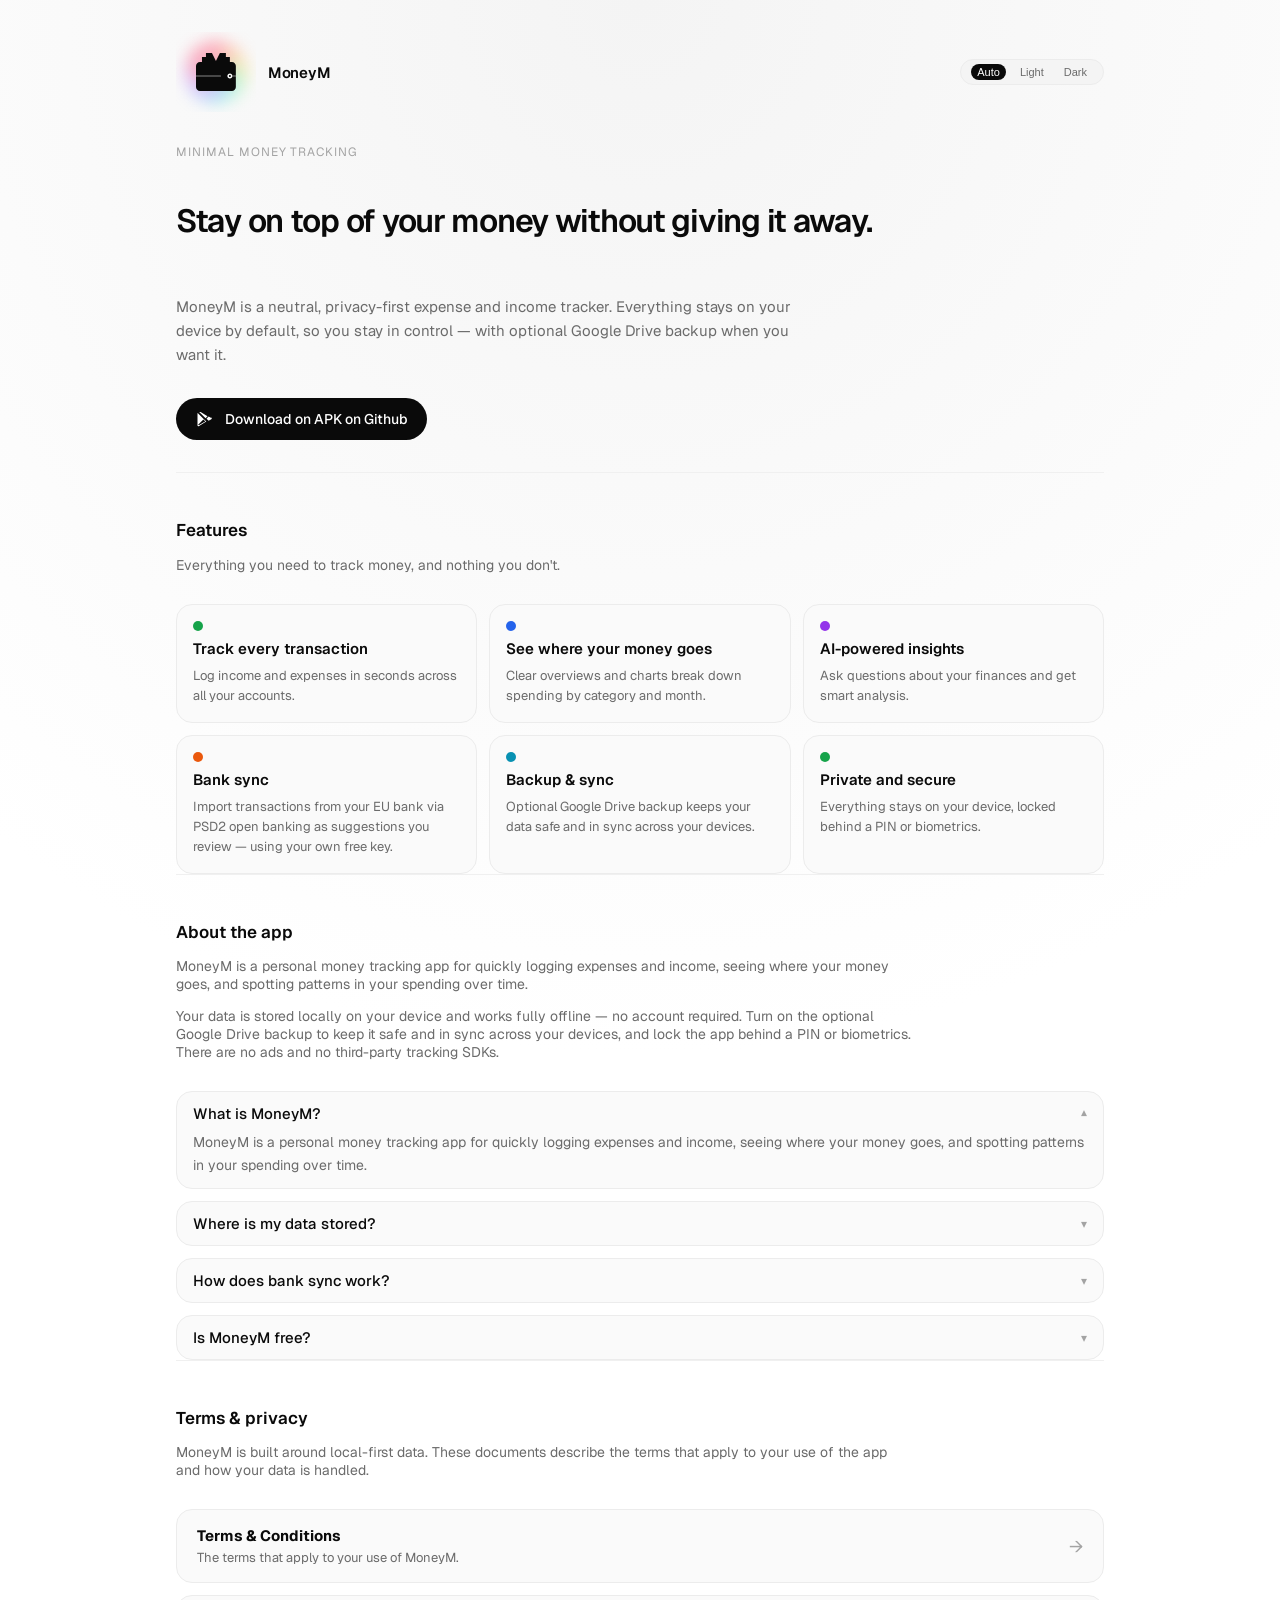
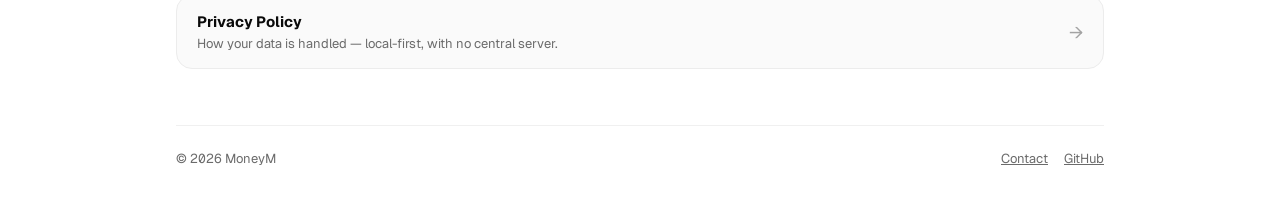
<file: index.html>
<!DOCTYPE html>
<html lang="en" class="mm-root">
  <head>
    <meta charset="UTF-8" />
    <meta name="viewport" content="width=device-width, initial-scale=1.0" />
    <title>MoneyM – Minimal money tracking</title>
    <meta name="description" content="MoneyM is a neutral, minimal expense and income tracker that keeps your data on your device." />
    <link rel="stylesheet" href="style.css" />
  </head>
  <body>
    <div class="mm-theme mm-light app-shell">
      <div class="app-shell-inner">
        <header class="app-header">
          <div class="brand">
            <img src="assets/logo-light.svg" alt="MoneyM logo" class="brand-logo brand-logo--light"/>
            <img src="assets/logo-dark.svg" alt="MoneyM logo" class="brand-logo brand-logo--dark"/>
            <span class="brand-name">MoneyM</span>
          </div>
          <div class="header-right">
            <div class="theme-toggle" aria-label="Theme" role="group">
              <button type="button" data-theme-auto aria-pressed="true">Auto</button>
              <button type="button" data-theme-light aria-pressed="false">Light</button>
              <button type="button" data-theme-dark aria-pressed="false">Dark</button>
            </div>
          </div>
        </header>

        <main>
          <section class="hero-section" aria-labelledby="hero-title">
            <div class="hero">
              <div class="hero-kicker">Minimal money tracking</div>
              <h1 id="hero-title" class="hero-title">Stay on top of your money without giving it away.</h1>
              <p class="hero-body">
                MoneyM is a neutral, privacy-first expense and income tracker. Everything stays on your device by default, so you stay in control — with optional Google Drive backup when you want it.
              </p>
              <div class="hero-actions">
                <!-- <a class="btn btn-primary" href="https://play.google.com/store/apps/details?id=com.placeholder.moneym" target="_blank" rel="noopener noreferrer">
                  <svg class="store-icon" viewBox="0 0 24 24" aria-hidden="true" focusable="false">
                    <path fill="currentColor" d="M3 4.27v15.46c0 .74.8 1.2 1.44.82l9.16-5.49-3.21-3.21-7.16-7.16c-.13.18-.23.4-.23.58zM5.03 3.45l7.62 7.62 2.39-2.39-8.3-4.97c-.6-.36-1.34-.13-1.71.26zM19.55 10.88l-3.16-1.89-2.61 2.61 2.61 2.61 3.16-1.89c.86-.51.86-1.73 0-2.44zm-9.51 5.2l-4.99 3c-.52.31-1.02.12-1.31-.21l6.3-6.3 2.39 2.39-2.39 1.12z" />
                  </svg>
                  <span>Download on Google Play</span>
                </a> -->
                <a class="btn btn-primary" href="https://github.com/Davidvster/moneym/releases" target="_blank" rel="noopener noreferrer">
                  <svg class="store-icon" viewBox="0 0 24 24" aria-hidden="true" focusable="false">
                    <path fill="currentColor" d="M3 4.27v15.46c0 .74.8 1.2 1.44.82l9.16-5.49-3.21-3.21-7.16-7.16c-.13.18-.23.4-.23.58zM5.03 3.45l7.62 7.62 2.39-2.39-8.3-4.97c-.6-.36-1.34-.13-1.71.26zM19.55 10.88l-3.16-1.89-2.61 2.61 2.61 2.61 3.16-1.89c.86-.51.86-1.73 0-2.44zm-9.51 5.2l-4.99 3c-.52.31-1.02.12-1.31-.21l6.3-6.3 2.39 2.39-2.39 1.12z" />
                  </svg>
                  <span>Download on APK on Github</span>
                </a>

                <!--
                <a class="btn btn-secondary" href="#" aria-disabled="true">
                  <svg class="store-icon" viewBox="0 0 24 24" aria-hidden="true" focusable="false">
                    <path fill="currentColor" d="M16.36 1.64a4.16 4.16 0 0 1-2.96 1.44 4.02 4.02 0 0 1-.06-.73A4.08 4.08 0 0 1 17.42 0a3.8 3.8 0 0 1-1.06 2.64zM12.1 5.5c1.14 0 2.7-.78 4-.78 1.48 0 2.08.72 2.08.72s-1.14.66-1.14 2.3c0 1.84 1.4 2.48 1.4 2.48s-1.1 3.1-2.6 3.1c-.68 0-1.2-.46-2.02-.46-.84 0-1.46.48-2.02.48-1.5 0-2.96-3-2.96-4.82 0-1.76 1.08-2.68 2.1-2.68.96 0 1.68.66 2.26.66.54 0 1.46-.7 2.4-.7z" />
                  </svg>
                  <span class="label">Download on the App Store</span>
                </a>
                -->
              </div>
            </div>
          </section>

          <section class="section" id="features" aria-labelledby="features-title">
            <div>
              <h2 id="features-title" class="section-title">Features</h2>
              <p class="section-body">
                Everything you need to track money, and nothing you don't.
              </p>
            </div>
            <div class="features-grid">
              <article class="feature-card">
                <span class="feature-dot" style="--dot: #16A34A" aria-hidden="true"></span>
                <h3 class="feature-title">Track every transaction</h3>
                <p class="feature-desc">Log income and expenses in seconds across all your accounts.</p>
              </article>
              <article class="feature-card">
                <span class="feature-dot" style="--dot: #2563EB" aria-hidden="true"></span>
                <h3 class="feature-title">See where your money goes</h3>
                <p class="feature-desc">Clear overviews and charts break down spending by category and month.</p>
              </article>
              <article class="feature-card">
                <span class="feature-dot" style="--dot: #9333EA" aria-hidden="true"></span>
                <h3 class="feature-title">AI-powered insights</h3>
                <p class="feature-desc">Ask questions about your finances and get smart analysis.</p>
              </article>
              <article class="feature-card">
                <span class="feature-dot" style="--dot: #EA580C" aria-hidden="true"></span>
                <h3 class="feature-title">Bank sync</h3>
                <p class="feature-desc">Import transactions from your EU bank via PSD2 open banking as suggestions you review — using your own free key.</p>
              </article>
              <article class="feature-card">
                <span class="feature-dot" style="--dot: #0891B2" aria-hidden="true"></span>
                <h3 class="feature-title">Backup &amp; sync</h3>
                <p class="feature-desc">Optional Google Drive backup keeps your data safe and in sync across your devices.</p>
              </article>
              <article class="feature-card">
                <span class="feature-dot" style="--dot: #16A34A" aria-hidden="true"></span>
                <h3 class="feature-title">Private and secure</h3>
                <p class="feature-desc">Everything stays on your device, locked behind a PIN or biometrics.</p>
              </article>
            </div>
          </section>

          <section class="section" id="about" aria-labelledby="about-title">
            <div>
              <h2 id="about-title" class="section-title">About the app</h2>
              <p class="section-body">
                MoneyM is a personal money tracking app for quickly logging expenses and income, seeing where your money goes, and spotting patterns in your spending over time.
              </p>
              <p class="section-body">
                Your data is stored locally on your device and works fully offline — no account required. Turn on the optional Google Drive backup to keep it safe and in sync across your devices, and lock the app behind a PIN or biometrics. There are no ads and no third-party tracking SDKs.
              </p>
            </div>
            <div class="faq-list">
              <details class="faq-item" open>
                <summary class="faq-summary">
                  <span class="faq-question">What is MoneyM?</span>
                  <span class="faq-chevron" aria-hidden="true">▾</span>
                </summary>
                <div class="faq-answer">
                  MoneyM is a personal money tracking app for quickly logging expenses and income, seeing where your money goes, and spotting patterns in your spending over time.
                </div>
              </details>
              <details class="faq-item">
                <summary class="faq-summary">
                  <span class="faq-question">Where is my data stored?</span>
                  <span class="faq-chevron" aria-hidden="true">▾</span>
                </summary>
                <div class="faq-answer">
                  By default, all your data lives locally on your device and the app works offline. If you enable the optional backup, backup files are kept in a private app folder in your own Google Drive so you can restore or sync across devices — and you can protect them with a password so they are encrypted. There is no central MoneyM server holding your data.
                </div>
              </details>
              <details class="faq-item">
                <summary class="faq-summary">
                  <span class="faq-question">How does bank sync work?</span>
                  <span class="faq-chevron" aria-hidden="true">▾</span>
                </summary>
                <div class="faq-answer">
                  Bank sync is optional and uses PSD2 open banking through Enable Banking with your own free key. Imported transactions travel directly between your device and your bank and appear as suggestions you review before they are added — nothing is routed through a MoneyM server.
                </div>
              </details>
              <details class="faq-item">
                <summary class="faq-summary">
                  <span class="faq-question">Is MoneyM free?</span>
                  <span class="faq-chevron" aria-hidden="true">▾</span>
                </summary>
                <div class="faq-answer">
                  Yes — MoneyM is free to use, with no ads and no third-party tracking SDKs.
                </div>
              </details>
            </div>
          </section>

          <section class="section" id="legal" aria-labelledby="legal-title">
            <div>
              <h2 id="legal-title" class="section-title">Terms &amp; privacy</h2>
              <p class="section-body">
                MoneyM is built around local-first data. These documents describe the terms that apply to your use of the app and how your data is handled.
              </p>
            </div>

            <div class="legal-stack">
              <a class="legal-link-card" href="terms.html">
                <div>
                  <h3>Terms &amp; Conditions</h3>
                  <p>The terms that apply to your use of MoneyM.</p>
                </div>
                <span class="legal-link-arrow" aria-hidden="true">→</span>
              </a>
              <a class="legal-link-card" href="privacy.html">
                <div>
                  <h3>Privacy Policy</h3>
                  <p>How your data is handled — local-first, with no central server.</p>
                </div>
                <span class="legal-link-arrow" aria-hidden="true">→</span>
              </a>
            </div>
          </section>
        </main>

        <footer class="app-footer">
          <div>
            <span>&copy; <span class="mm-mono">2026</span> MoneyM</span>
          </div>
          <div class="app-footer-links">
            <a href="https://github.com/Davidvster/moneym" target="_blank" rel="noopener noreferrer">Contact</a>
            <a href="https://github.com/Davidvster/moneym" target="_blank" rel="noopener noreferrer">GitHub</a>
          </div>
        </footer>
      </div>
    </div>

    <script src="theme-toggle.js"></script>
  </body>
</html>
</file>
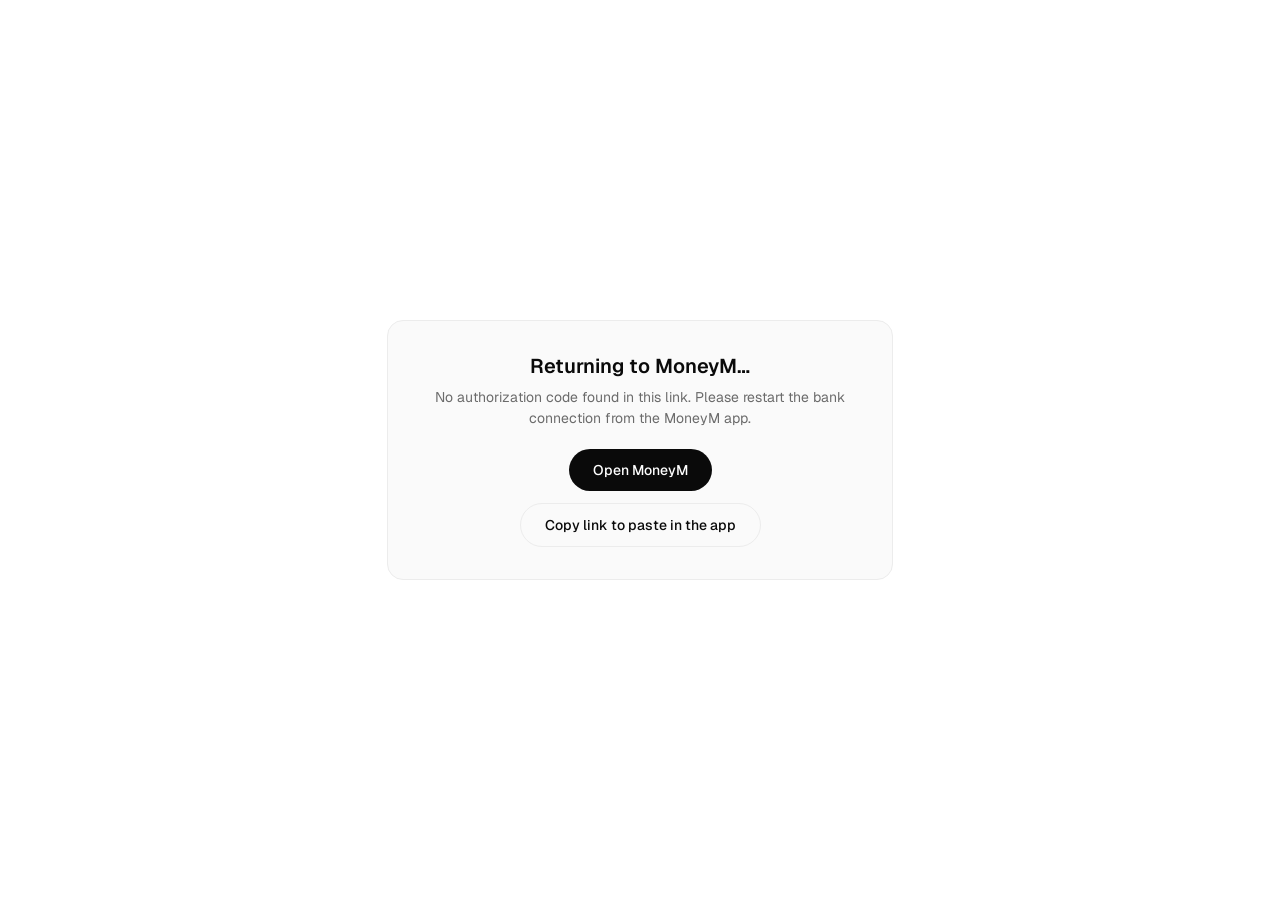
<file: bank-callback.html>
<!DOCTYPE html>
<html lang="en">
  <head>
    <meta charset="UTF-8" />
    <meta name="viewport" content="width=device-width, initial-scale=1.0" />
    <meta name="robots" content="noindex" />
    <title>MoneyM – Returning to the app…</title>
    <style>
      @import url('https://fonts.googleapis.com/css2?family=Geist:wght@400;500;600;700&family=Geist+Mono:wght@400;500&display=swap');

      :root {
        color-scheme: light dark;
        --accent: #16A34A;
        --bg: #FFFFFF;
        --surface: #FAFAFA;
        --border: #ECECEC;
        --text: #0A0A0A;
        --text-2: #6B6B6B;
        --btn-primary-bg: #0A0A0A;
        --btn-primary-fg: #FFFFFF;
      }
      @media (prefers-color-scheme: dark) {
        :root {
          --bg: #0A0A0A;
          --surface: #141414;
          --border: #262626;
          --text: #FAFAFA;
          --text-2: #A3A3A3;
          --btn-primary-bg: #FAFAFA;
          --btn-primary-fg: #0A0A0A;
        }
      }
      body {
        margin: 0;
        min-height: 100vh;
        display: flex;
        align-items: center;
        justify-content: center;
        background: var(--bg);
        color: var(--text);
        font-family: 'Geist', -apple-system, system-ui, sans-serif;
        -webkit-font-smoothing: antialiased;
      }
      .card {
        max-width: 440px;
        margin: 24px;
        padding: 32px;
        background: var(--surface);
        border: 1px solid var(--border);
        border-radius: 16px;
        text-align: center;
      }
      h1 { font-size: 20px; font-weight: 600; margin: 0 0 8px; }
      p { font-size: 14px; color: var(--text-2); line-height: 1.5; margin: 0 0 20px; }
      .btn {
        display: inline-block;
        padding: 12px 24px;
        border-radius: 9999px;
        border: none;
        font: inherit;
        font-size: 14px;
        font-weight: 500;
        text-decoration: none;
        cursor: pointer;
      }
      .btn-primary { background: var(--btn-primary-bg); color: var(--btn-primary-fg); }
      .btn-secondary {
        background: transparent;
        color: var(--text);
        border: 1px solid var(--border);
        margin-top: 12px;
      }
      .error { color: var(--text-2); }
    </style>
  </head>
  <body>
    <div class="card">
      <h1>Returning to MoneyM…</h1>
      <p id="message">Your bank authorization is complete. If the app doesn't open automatically, use the buttons below.</p>
      <a class="btn btn-primary" id="open-link" href="#">Open MoneyM</a>
      <br />
      <button class="btn btn-secondary" id="copy-btn" type="button">Copy link to paste in the app</button>
    </div>
    <script>
      (function () {
        var query = window.location.search;
        var appUrl = 'moneym://bank-callback' + query;
        document.getElementById('open-link').href = appUrl;
        document.getElementById('copy-btn').addEventListener('click', function () {
          navigator.clipboard.writeText(window.location.href).then(function () {
            document.getElementById('copy-btn').textContent = 'Copied!';
          });
        });
        if (query.indexOf('code=') >= 0) {
          window.location.replace(appUrl);
        } else {
          document.getElementById('message').textContent =
            'No authorization code found in this link. Please restart the bank connection from the MoneyM app.';
          document.getElementById('message').className = 'error';
        }
      })();
    </script>
  </body>
</html>
</file>
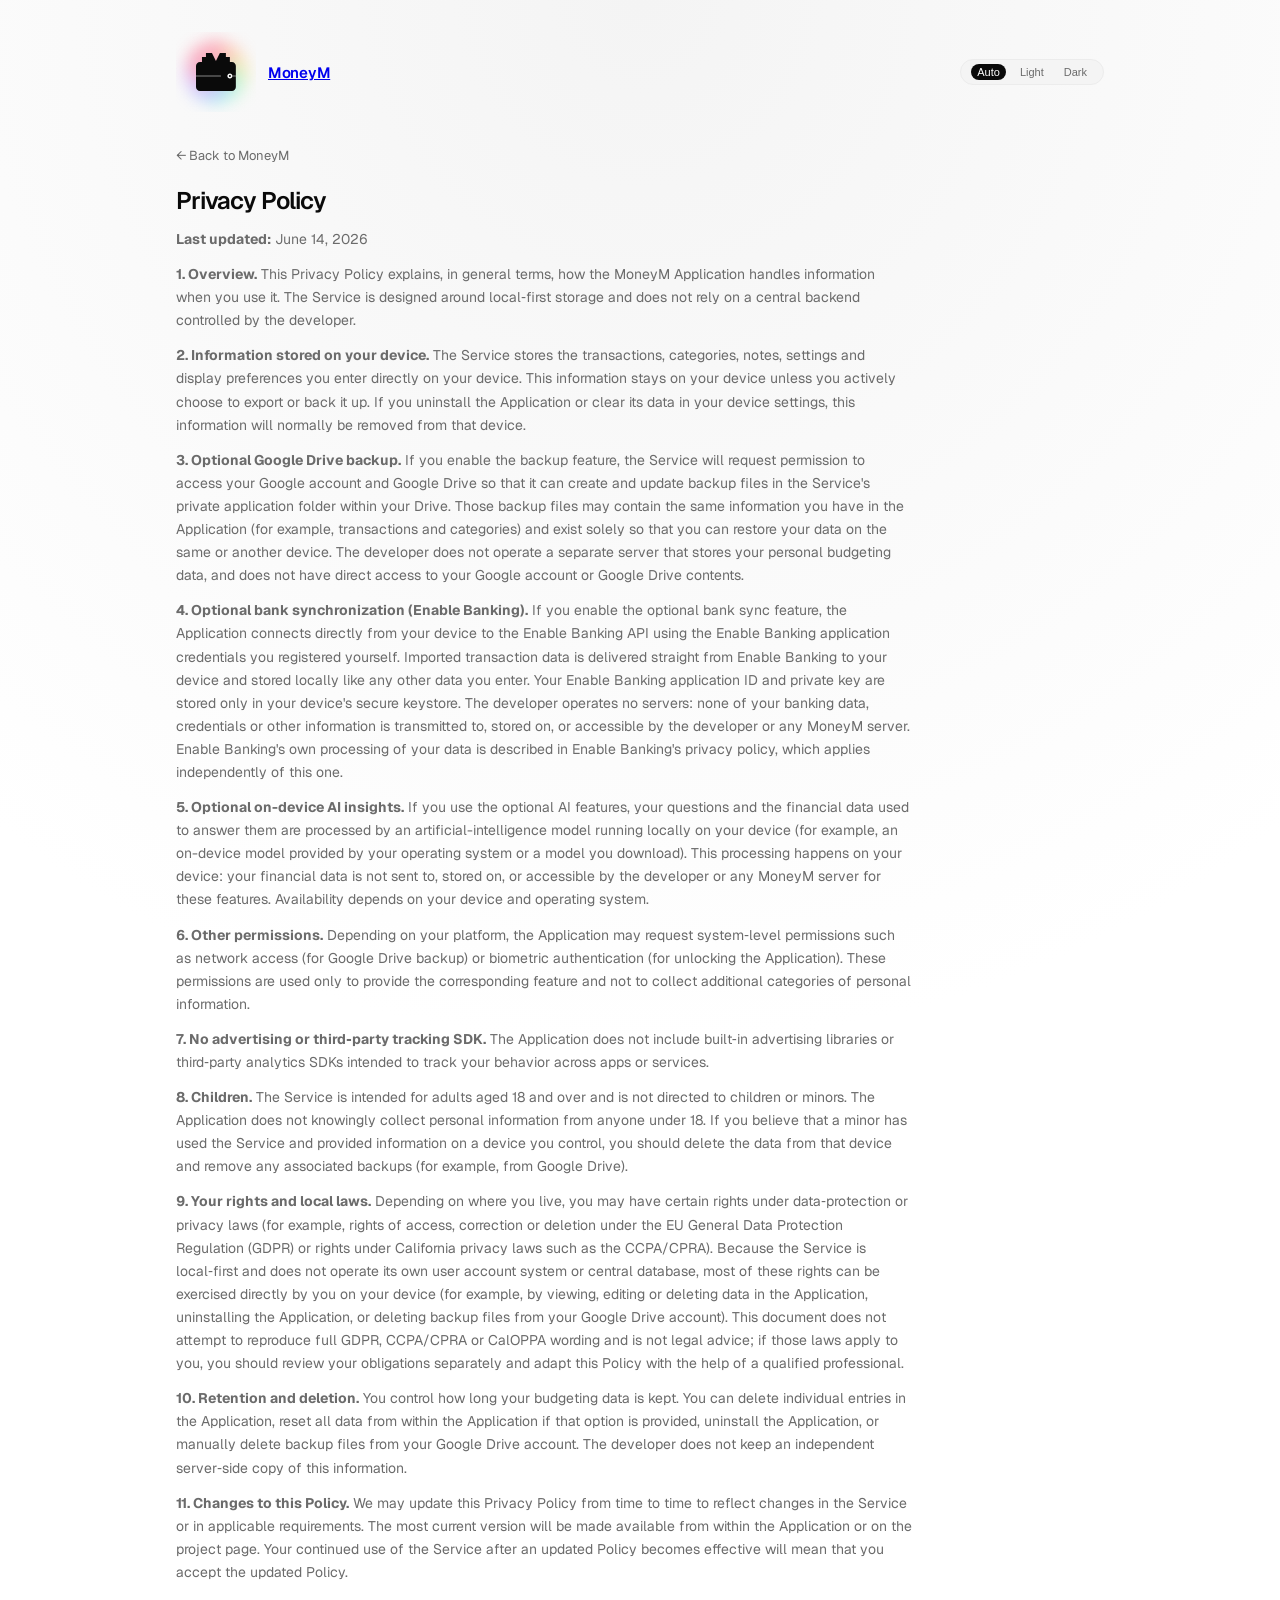
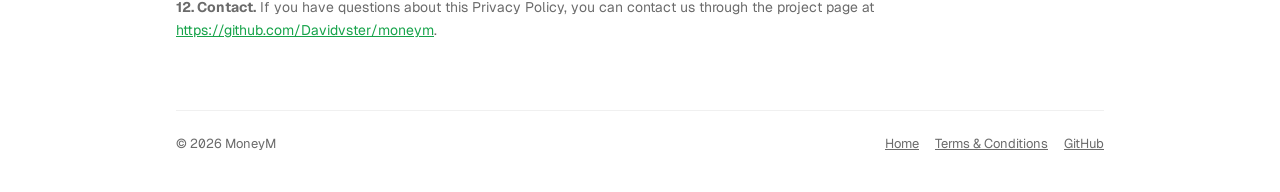
<file: privacy.html>
<!DOCTYPE html>
<html lang="en" class="mm-root">
  <head>
    <meta charset="UTF-8" />
    <meta name="viewport" content="width=device-width, initial-scale=1.0" />
    <title>Privacy Policy – MoneyM</title>
    <meta name="description" content="Privacy Policy for the MoneyM money-tracking app." />
    <link rel="stylesheet" href="style.css" />
  </head>
  <body>
    <div class="mm-theme mm-light app-shell">
      <div class="app-shell-inner">
        <header class="app-header">
          <a class="brand" href="index.html">
            <img src="assets/logo-light.svg" alt="MoneyM logo" class="brand-logo brand-logo--light"/>
            <img src="assets/logo-dark.svg" alt="MoneyM logo" class="brand-logo brand-logo--dark"/>
            <span class="brand-name">MoneyM</span>
          </a>
          <div class="header-right">
            <div class="theme-toggle" aria-label="Theme" role="group">
              <button type="button" data-theme-auto aria-pressed="true">Auto</button>
              <button type="button" data-theme-light aria-pressed="false">Light</button>
              <button type="button" data-theme-dark aria-pressed="false">Dark</button>
            </div>
          </div>
        </header>

        <main>
          <a class="back-link" href="index.html">← Back to MoneyM</a>

          <article class="legal-page" aria-labelledby="privacy-title">
            <h1 id="privacy-title">Privacy Policy</h1>
            <p><strong>Last updated:</strong> June 14, 2026</p>

            <p><strong>1. Overview.</strong> This Privacy Policy explains, in general terms, how the MoneyM Application handles information when you use it. The Service is designed around local‑first storage and does not rely on a central backend controlled by the developer.</p>

            <p><strong>2. Information stored on your device.</strong> The Service stores the transactions, categories, notes, settings and display preferences you enter directly on your device. This information stays on your device unless you actively choose to export or back it up. If you uninstall the Application or clear its data in your device settings, this information will normally be removed from that device.</p>

            <p><strong>3. Optional Google Drive backup.</strong> If you enable the backup feature, the Service will request permission to access your Google account and Google Drive so that it can create and update backup files in the Service&apos;s private application folder within your Drive. Those backup files may contain the same information you have in the Application (for example, transactions and categories) and exist solely so that you can restore your data on the same or another device. The developer does not operate a separate server that stores your personal budgeting data, and does not have direct access to your Google account or Google Drive contents.</p>

            <p><strong>4. Optional bank synchronization (Enable Banking).</strong> If you enable the optional bank sync feature, the Application connects directly from your device to the Enable Banking API using the Enable Banking application credentials you registered yourself. Imported transaction data is delivered straight from Enable Banking to your device and stored locally like any other data you enter. Your Enable Banking application ID and private key are stored only in your device&apos;s secure keystore. The developer operates no servers: none of your banking data, credentials or other information is transmitted to, stored on, or accessible by the developer or any MoneyM server. Enable Banking&apos;s own processing of your data is described in Enable Banking&apos;s privacy policy, which applies independently of this one.</p>

            <p><strong>5. Optional on-device AI insights.</strong> If you use the optional AI features, your questions and the financial data used to answer them are processed by an artificial-intelligence model running locally on your device (for example, an on-device model provided by your operating system or a model you download). This processing happens on your device: your financial data is not sent to, stored on, or accessible by the developer or any MoneyM server for these features. Availability depends on your device and operating system.</p>

            <p><strong>6. Other permissions.</strong> Depending on your platform, the Application may request system‑level permissions such as network access (for Google Drive backup) or biometric authentication (for unlocking the Application). These permissions are used only to provide the corresponding feature and not to collect additional categories of personal information.</p>

            <p><strong>7. No advertising or third‑party tracking SDK.</strong> The Application does not include built‑in advertising libraries or third‑party analytics SDKs intended to track your behavior across apps or services.</p>

            <p><strong>8. Children.</strong> The Service is intended for adults aged 18 and over and is not directed to children or minors. The Application does not knowingly collect personal information from anyone under 18. If you believe that a minor has used the Service and provided information on a device you control, you should delete the data from that device and remove any associated backups (for example, from Google Drive).</p>

            <p><strong>9. Your rights and local laws.</strong> Depending on where you live, you may have certain rights under data‑protection or privacy laws (for example, rights of access, correction or deletion under the EU General Data Protection Regulation (GDPR) or rights under California privacy laws such as the CCPA/CPRA). Because the Service is local‑first and does not operate its own user account system or central database, most of these rights can be exercised directly by you on your device (for example, by viewing, editing or deleting data in the Application, uninstalling the Application, or deleting backup files from your Google Drive account). This document does not attempt to reproduce full GDPR, CCPA/CPRA or CalOPPA wording and is not legal advice; if those laws apply to you, you should review your obligations separately and adapt this Policy with the help of a qualified professional.</p>

            <p><strong>10. Retention and deletion.</strong> You control how long your budgeting data is kept. You can delete individual entries in the Application, reset all data from within the Application if that option is provided, uninstall the Application, or manually delete backup files from your Google Drive account. The developer does not keep an independent server‑side copy of this information.</p>

            <p><strong>11. Changes to this Policy.</strong> We may update this Privacy Policy from time to time to reflect changes in the Service or in applicable requirements. The most current version will be made available from within the Application or on the project page. Your continued use of the Service after an updated Policy becomes effective will mean that you accept the updated Policy.</p>

            <p><strong>12. Contact.</strong> If you have questions about this Privacy Policy, you can contact us through the project page at <a href="https://github.com/Davidvster/moneym" target="_blank" rel="noopener noreferrer">https://github.com/Davidvster/moneym</a>.</p>
          </article>
        </main>

        <footer class="app-footer">
          <div>
            <span>&copy; <span class="mm-mono">2026</span> MoneyM</span>
          </div>
          <div class="app-footer-links">
            <a href="index.html">Home</a>
            <a href="terms.html">Terms &amp; Conditions</a>
            <a href="https://github.com/Davidvster/moneym" target="_blank" rel="noopener noreferrer">GitHub</a>
          </div>
        </footer>
      </div>
    </div>

    <script src="theme-toggle.js"></script>
  </body>
</html>
</file>
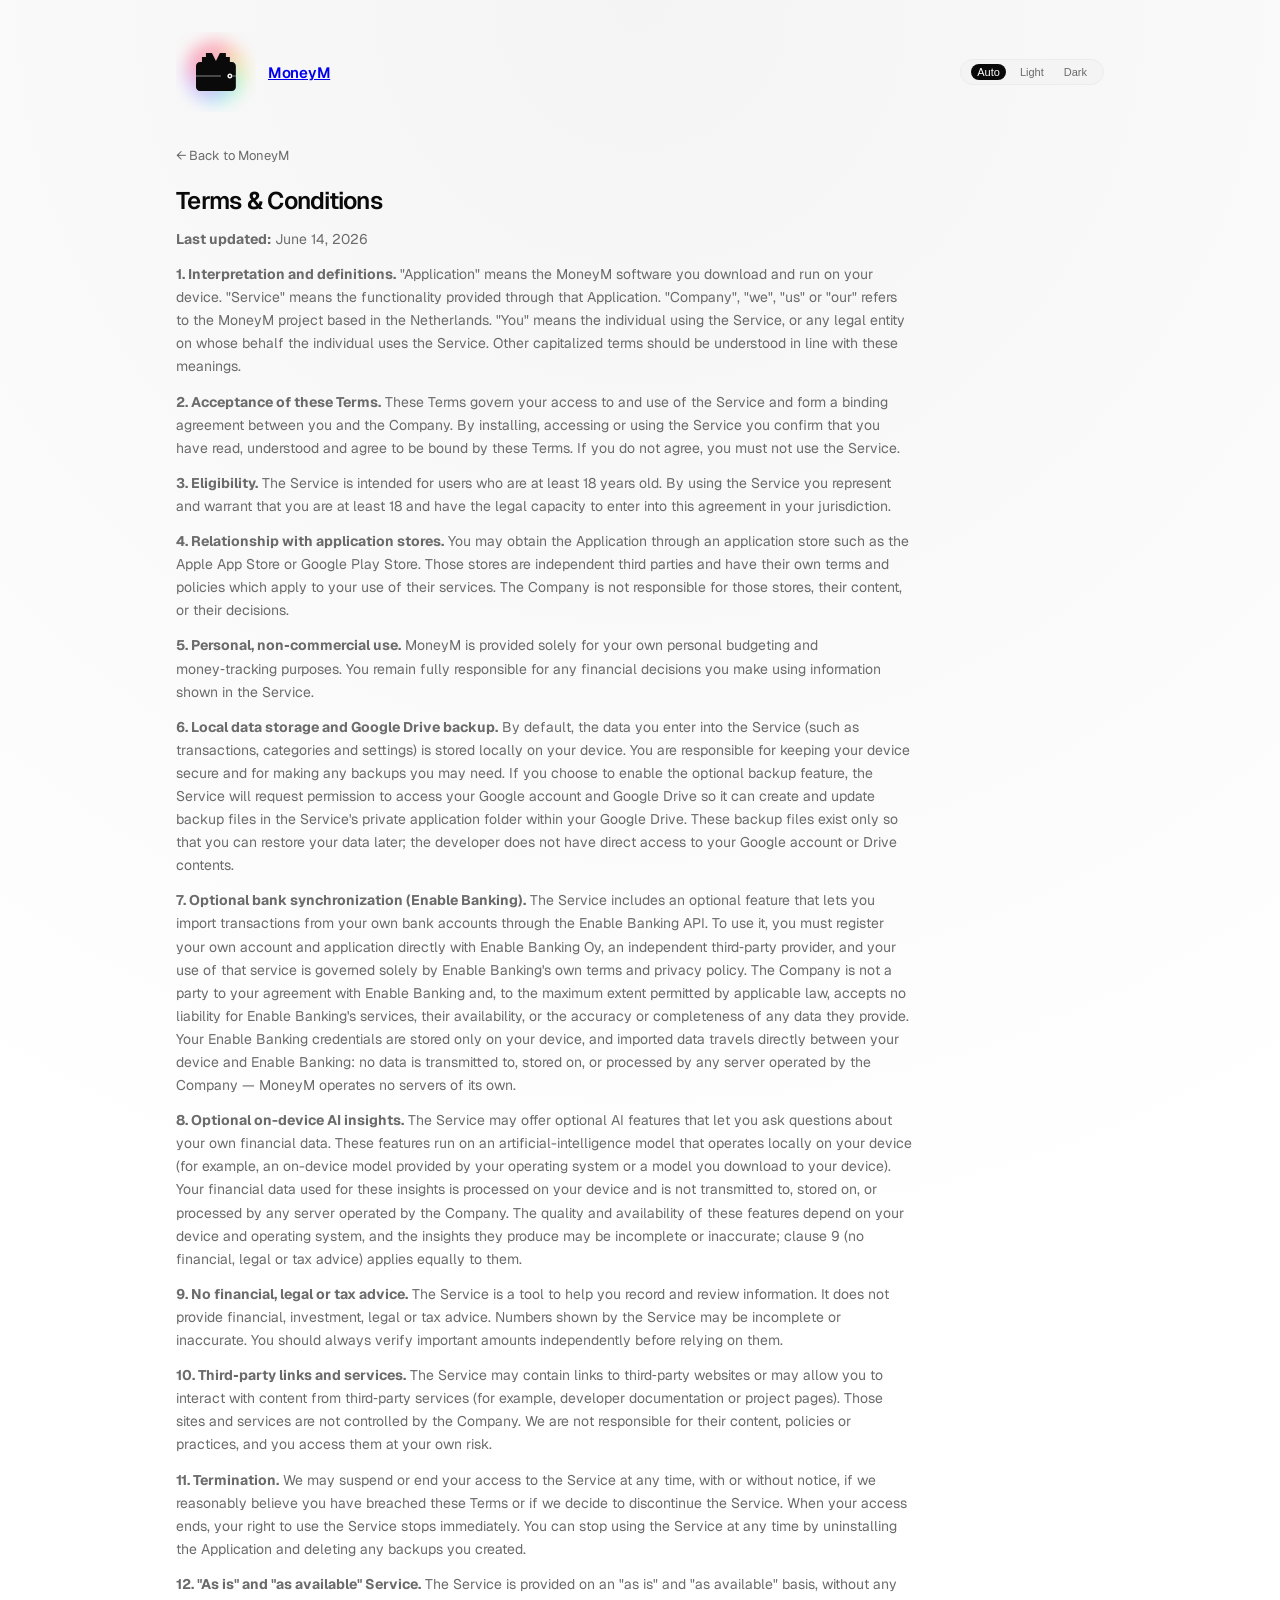
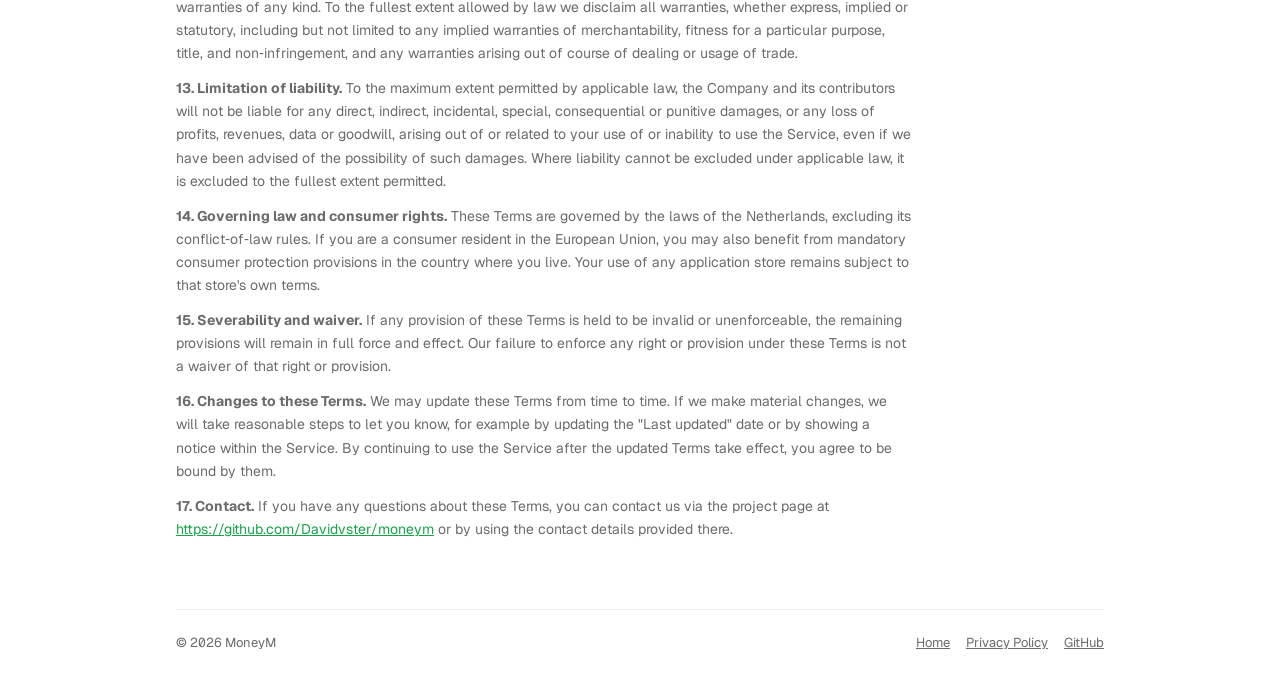
<file: terms.html>
<!DOCTYPE html>
<html lang="en" class="mm-root">
  <head>
    <meta charset="UTF-8" />
    <meta name="viewport" content="width=device-width, initial-scale=1.0" />
    <title>Terms &amp; Conditions – MoneyM</title>
    <meta name="description" content="Terms and Conditions for the MoneyM money-tracking app." />
    <link rel="stylesheet" href="style.css" />
  </head>
  <body>
    <div class="mm-theme mm-light app-shell">
      <div class="app-shell-inner">
        <header class="app-header">
          <a class="brand" href="index.html">
            <img src="assets/logo-light.svg" alt="MoneyM logo" class="brand-logo brand-logo--light"/>
            <img src="assets/logo-dark.svg" alt="MoneyM logo" class="brand-logo brand-logo--dark"/>
            <span class="brand-name">MoneyM</span>
          </a>
          <div class="header-right">
            <div class="theme-toggle" aria-label="Theme" role="group">
              <button type="button" data-theme-auto aria-pressed="true">Auto</button>
              <button type="button" data-theme-light aria-pressed="false">Light</button>
              <button type="button" data-theme-dark aria-pressed="false">Dark</button>
            </div>
          </div>
        </header>

        <main>
          <a class="back-link" href="index.html">← Back to MoneyM</a>

          <article class="legal-page" aria-labelledby="terms-title">
            <h1 id="terms-title">Terms &amp; Conditions</h1>
            <p><strong>Last updated:</strong> June 14, 2026</p>

            <p><strong>1. Interpretation and definitions.</strong> "Application" means the MoneyM software you download and run on your device. "Service" means the functionality provided through that Application. "Company", "we", "us" or "our" refers to the MoneyM project based in the Netherlands. "You" means the individual using the Service, or any legal entity on whose behalf the individual uses the Service. Other capitalized terms should be understood in line with these meanings.</p>

            <p><strong>2. Acceptance of these Terms.</strong> These Terms govern your access to and use of the Service and form a binding agreement between you and the Company. By installing, accessing or using the Service you confirm that you have read, understood and agree to be bound by these Terms. If you do not agree, you must not use the Service.</p>

            <p><strong>3. Eligibility.</strong> The Service is intended for users who are at least 18 years old. By using the Service you represent and warrant that you are at least 18 and have the legal capacity to enter into this agreement in your jurisdiction.</p>

            <p><strong>4. Relationship with application stores.</strong> You may obtain the Application through an application store such as the Apple App Store or Google Play Store. Those stores are independent third parties and have their own terms and policies which apply to your use of their services. The Company is not responsible for those stores, their content, or their decisions.</p>

            <p><strong>5. Personal, non‑commercial use.</strong> MoneyM is provided solely for your own personal budgeting and money‑tracking purposes. You remain fully responsible for any financial decisions you make using information shown in the Service.</p>

            <p><strong>6. Local data storage and Google Drive backup.</strong> By default, the data you enter into the Service (such as transactions, categories and settings) is stored locally on your device. You are responsible for keeping your device secure and for making any backups you may need. If you choose to enable the optional backup feature, the Service will request permission to access your Google account and Google Drive so it can create and update backup files in the Service&apos;s private application folder within your Google Drive. These backup files exist only so that you can restore your data later; the developer does not have direct access to your Google account or Drive contents.</p>

            <p><strong>7. Optional bank synchronization (Enable Banking).</strong> The Service includes an optional feature that lets you import transactions from your own bank accounts through the Enable Banking API. To use it, you must register your own account and application directly with Enable Banking Oy, an independent third&#8209;party provider, and your use of that service is governed solely by Enable Banking&apos;s own terms and privacy policy. The Company is not a party to your agreement with Enable Banking and, to the maximum extent permitted by applicable law, accepts no liability for Enable Banking&apos;s services, their availability, or the accuracy or completeness of any data they provide. Your Enable Banking credentials are stored only on your device, and imported data travels directly between your device and Enable Banking: no data is transmitted to, stored on, or processed by any server operated by the Company &mdash; MoneyM operates no servers of its own.</p>

            <p><strong>8. Optional on-device AI insights.</strong> The Service may offer optional AI features that let you ask questions about your own financial data. These features run on an artificial-intelligence model that operates locally on your device (for example, an on-device model provided by your operating system or a model you download to your device). Your financial data used for these insights is processed on your device and is not transmitted to, stored on, or processed by any server operated by the Company. The quality and availability of these features depend on your device and operating system, and the insights they produce may be incomplete or inaccurate; clause 9 (no financial, legal or tax advice) applies equally to them.</p>

            <p><strong>9. No financial, legal or tax advice.</strong> The Service is a tool to help you record and review information. It does not provide financial, investment, legal or tax advice. Numbers shown by the Service may be incomplete or inaccurate. You should always verify important amounts independently before relying on them.</p>

            <p><strong>10. Third‑party links and services.</strong> The Service may contain links to third‑party websites or may allow you to interact with content from third‑party services (for example, developer documentation or project pages). Those sites and services are not controlled by the Company. We are not responsible for their content, policies or practices, and you access them at your own risk.</p>

            <p><strong>11. Termination.</strong> We may suspend or end your access to the Service at any time, with or without notice, if we reasonably believe you have breached these Terms or if we decide to discontinue the Service. When your access ends, your right to use the Service stops immediately. You can stop using the Service at any time by uninstalling the Application and deleting any backups you created.</p>

            <p><strong>12. "As is" and "as available" Service.</strong> The Service is provided on an "as is" and "as available" basis, without any warranties of any kind. To the fullest extent allowed by law we disclaim all warranties, whether express, implied or statutory, including but not limited to any implied warranties of merchantability, fitness for a particular purpose, title, and non‑infringement, and any warranties arising out of course of dealing or usage of trade.</p>

            <p><strong>13. Limitation of liability.</strong> To the maximum extent permitted by applicable law, the Company and its contributors will not be liable for any direct, indirect, incidental, special, consequential or punitive damages, or any loss of profits, revenues, data or goodwill, arising out of or related to your use of or inability to use the Service, even if we have been advised of the possibility of such damages. Where liability cannot be excluded under applicable law, it is excluded to the fullest extent permitted.</p>

            <p><strong>14. Governing law and consumer rights.</strong> These Terms are governed by the laws of the Netherlands, excluding its conflict‑of‑law rules. If you are a consumer resident in the European Union, you may also benefit from mandatory consumer protection provisions in the country where you live. Your use of any application store remains subject to that store&apos;s own terms.</p>

            <p><strong>15. Severability and waiver.</strong> If any provision of these Terms is held to be invalid or unenforceable, the remaining provisions will remain in full force and effect. Our failure to enforce any right or provision under these Terms is not a waiver of that right or provision.</p>

            <p><strong>16. Changes to these Terms.</strong> We may update these Terms from time to time. If we make material changes, we will take reasonable steps to let you know, for example by updating the "Last updated" date or by showing a notice within the Service. By continuing to use the Service after the updated Terms take effect, you agree to be bound by them.</p>

            <p><strong>17. Contact.</strong> If you have any questions about these Terms, you can contact us via the project page at <a href="https://github.com/Davidvster/moneym" target="_blank" rel="noopener noreferrer">https://github.com/Davidvster/moneym</a> or by using the contact details provided there.</p>
          </article>
        </main>

        <footer class="app-footer">
          <div>
            <span>&copy; <span class="mm-mono">2026</span> MoneyM</span>
          </div>
          <div class="app-footer-links">
            <a href="index.html">Home</a>
            <a href="privacy.html">Privacy Policy</a>
            <a href="https://github.com/Davidvster/moneym" target="_blank" rel="noopener noreferrer">GitHub</a>
          </div>
        </footer>
      </div>
    </div>

    <script src="theme-toggle.js"></script>
  </body>
</html>
</file>
<file: style.css>
@import url('https://fonts.googleapis.com/css2?family=Geist:wght@400;500;600;700&family=Geist+Mono:wght@400;500;600&display=swap');

:root {
  color-scheme: light dark;
}

body {
  margin: 0;
  min-height: 100vh;
}

.mm-theme {
  --font-sans: 'Geist', -apple-system, system-ui, sans-serif;
  --font-mono: 'Geist Mono', ui-monospace, 'SF Mono', monospace;

  --r-xs: 6px;
  --r-sm: 8px;
  --r-md: 12px;
  --r-lg: 16px;
  --r-xl: 20px;
  --r-pill: 9999px;

  --s-1: 4px;
  --s-2: 8px;
  --s-3: 12px;
  --s-4: 16px;
  --s-5: 20px;
  --s-6: 24px;
  --s-8: 32px;
  --s-10: 40px;
  --s-12: 48px;

  --accent: #16A34A;
  --accent-soft: rgba(22, 163, 74, 0.10);

  font-family: var(--font-sans);
  font-feature-settings: "ss01", "cv11";
  -webkit-font-smoothing: antialiased;
  -moz-osx-font-smoothing: grayscale;
}

.mm-light {
  --bg: #FFFFFF;
  --surface: #FAFAFA;
  --surface-2: #F4F4F4;
  --border: #ECECEC;
  --border-strong: #D4D4D4;
  --divider: #F0F0F0;

  --text: #0A0A0A;
  --text-2: #6B6B6B;
  --text-3: #A3A3A3;
  --text-inverse: #FFFFFF;

  --btn-primary-bg: #0A0A0A;
  --btn-primary-fg: #FFFFFF;
  --btn-secondary-bg: #F4F4F4;
  --btn-secondary-fg: #0A0A0A;

  --chip-bg: #F4F4F4;
  --chip-border: #ECECEC;

  --shadow-card: 0 1px 2px rgba(0,0,0,0.04), 0 1px 1px rgba(0,0,0,0.02);
}

.mm-dark {
  --bg: #0A0A0A;
  --surface: #0A0A0A;
  --surface-2: #000000;
  --border: #232323;
  --border-strong: #353535;
  --divider: #1E1E1E;

  --text: #FAFAFA;
  --text-2: #A3A3A3;
  --text-3: #6B6B6B;
  --text-inverse: #0A0A0A;

  --btn-primary-bg: #FAFAFA;
  --btn-primary-fg: #0A0A0A;
  --btn-secondary-bg: #1C1C1C;
  --btn-secondary-fg: #FAFAFA;

  --chip-bg: #1C1C1C;
  --chip-border: #2A2A2A;

  --shadow-card: 0 1px 2px rgba(0,0,0,0.3);
}

.mm-theme, .mm-theme * {
  box-sizing: border-box;
}

.app-shell {
  background: radial-gradient(circle at top, var(--surface-2) 0, var(--bg) 55%, var(--bg) 100%);
  color: var(--text);
}

.app-shell-inner {
  max-width: 960px;
  margin: 0 auto;
  padding: var(--s-8) var(--s-4) var(--s-10);
  display: flex;
  flex-direction: column;
  gap: var(--s-8);
}

header.app-header {
  display: flex;
  align-items: center;
  justify-content: space-between;
  gap: var(--s-4);
}

.brand {
  display: flex;
  align-items: center;
  gap: var(--s-3);
}

.brand-logo {
  width: 80px;
  height: 80px;
}

.brand-logo--dark {
  display: none;
}

.mm-dark .brand-logo--light {
  display: none;
}

.mm-dark .brand-logo--dark {
  display: inline-block;
}

.brand-name {
  font-size: 15px;
  font-weight: 600;
  letter-spacing: -0.02em;
}

.header-right {
  display: flex;
  align-items: center;
  gap: 16px;
}

.theme-toggle {
  display: inline-flex;
  align-items: center;
  gap: 8px;
  padding: 4px 10px;
  border-radius: 9999px;
  border: 1px solid var(--border);
  background: var(--surface-2);
  font-size: 12px;
  color: var(--text-2);
}

.theme-toggle button {
  border: none;
  background: transparent;
  color: inherit;
  padding: 2px 6px;
  border-radius: 9999px;
  font-size: 11px;
  font-weight: 500;
  cursor: pointer;
}

.theme-toggle button[aria-pressed="true"] {
  background: var(--text);
  color: var(--text-inverse);
}

.hero-section {
  padding-bottom: var(--s-8);
}

.hero {
  display: flex;
  flex-direction: column;
  gap: var(--s-4);
}

.hero-kicker {
  font-size: 12px;
  text-transform: uppercase;
  letter-spacing: 0.08em;
  color: var(--text-3);
}

.hero-title {
  font-size: 32px;
  line-height: 1.1;
  font-weight: 600;
  letter-spacing: -0.04em;
}

.hero-body {
  font-size: 15px;
  line-height: 1.6;
  color: var(--text-2);
  max-width: 40rem;
}

.hero-actions {
  display: flex;
  flex-wrap: wrap;
  gap: 10px;
  align-items: center;
}

.btn {
  border-radius: 9999px;
  border: 1px solid transparent;
  padding: 10px 18px;
  font-size: 14px;
  font-weight: 500;
  display: inline-flex;
  align-items: center;
  gap: 10px;
  cursor: pointer;
  text-decoration: none;
}

.btn-primary {
  background: var(--btn-primary-bg);
  color: var(--btn-primary-fg);
}

.btn-primary:hover {
  filter: brightness(1.05);
}

.btn-secondary {
  background: transparent;
  color: var(--text-2);
  border-color: var(--border);
}

.btn-secondary span.label {
  text-decoration: line-through;
}

.store-icon {
  width: 20px;
  height: 20px;
}

.badge-local {
  font-size: 11px;
  padding: 3px 8px;
  border-radius: 9999px;
  background: var(--chip-bg);
  border: 1px solid var(--chip-border);
  color: var(--text-2);
}

.section {
  padding-top: var(--s-8);
  border-top: 1px solid var(--divider);
  display: grid;
  gap: var(--s-4);
}

.section-title {
  font-size: 17px;
  font-weight: 600;
}

.section-body {
  font-size: 14px;
  color: var(--text-2);
  max-width: 46rem;
}

.faq-list {
  display: grid;
  gap: var(--s-3);
}

.faq-item {
  border-radius: 16px;
  background: var(--surface);
  border: 1px solid var(--border);
  padding: 12px 16px;
}

.faq-summary {
  list-style: none;
  display: flex;
  align-items: center;
  justify-content: space-between;
  gap: 8px;
  cursor: pointer;
}

.faq-summary::-webkit-details-marker {
  display: none;
}

.faq-question {
  font-size: 15px;
  font-weight: 500;
}

.faq-chevron {
  font-size: 12px;
  color: var(--text-3);
}

.faq-item[open] .faq-chevron {
  transform: rotate(180deg);
}

.faq-answer {
  font-size: 14px;
  color: var(--text-2);
  padding-top: 8px;
  line-height: 1.6;
}

.features-grid {
  display: grid;
  grid-template-columns: repeat(auto-fill, minmax(260px, 1fr));
  gap: var(--s-3);
}

.feature-card {
  border-radius: 16px;
  background: var(--surface);
  border: 1px solid var(--border);
  padding: var(--s-4);
  display: flex;
  flex-direction: column;
  gap: var(--s-2);
}

.feature-dot {
  width: 10px;
  height: 10px;
  border-radius: 9999px;
  background: var(--dot, var(--accent));
}

.feature-title {
  font-size: 15px;
  font-weight: 600;
  margin: 0;
}

.feature-desc {
  font-size: 13px;
  line-height: 1.55;
  color: var(--text-2);
  margin: 0;
}

.legal-stack {
  display: grid;
  grid-template-columns: minmax(0, 1fr);
  gap: var(--s-3);
}

.legal-link-card {
  border-radius: 16px;
  background: var(--surface);
  border: 1px solid var(--border);
  padding: var(--s-4) var(--s-5);
  display: flex;
  align-items: center;
  justify-content: space-between;
  gap: var(--s-4);
  text-decoration: none;
  color: var(--text);
}

.legal-link-card:hover {
  border-color: var(--border-strong);
}

.legal-link-card h3 {
  font-size: 15px;
  margin: 0 0 4px;
}

.legal-link-card p {
  font-size: 13px;
  margin: 0;
  color: var(--text-2);
}

.legal-link-arrow {
  font-size: 18px;
  color: var(--text-3);
}

.back-link {
  font-size: 13px;
  color: var(--text-2);
  text-decoration: none;
}

.back-link:hover {
  color: var(--text);
}

.legal-page {
  margin-top: var(--s-5);
  font-size: 14px;
}

.legal-page h1 {
  font-size: 24px;
  font-weight: 600;
  letter-spacing: -0.03em;
  margin: 0 0 var(--s-3);
}

.legal-page p {
  margin: 0 0 var(--s-3);
  color: var(--text-2);
  line-height: 1.65;
  max-width: 46rem;
}

.legal-page a {
  color: var(--accent);
}

footer.app-footer {
  padding-top: var(--s-6);
  margin-top: var(--s-6);
  border-top: 1px solid var(--divider);
  font-size: 13px;
  color: var(--text-2);
  display: flex;
  flex-wrap: wrap;
  gap: var(--s-3);
  justify-content: space-between;
  align-items: center;
}

.app-footer a {
  color: inherit;
}

.app-footer-links {
  display: flex;
  gap: 16px;
  align-items: center;
  flex-wrap: wrap;
}

.mm-mono {
  font-family: var(--font-mono);
}

@media (max-width: 768px) {
  .app-shell-inner {
    padding-top: var(--s-6);
  }
}
</file>
